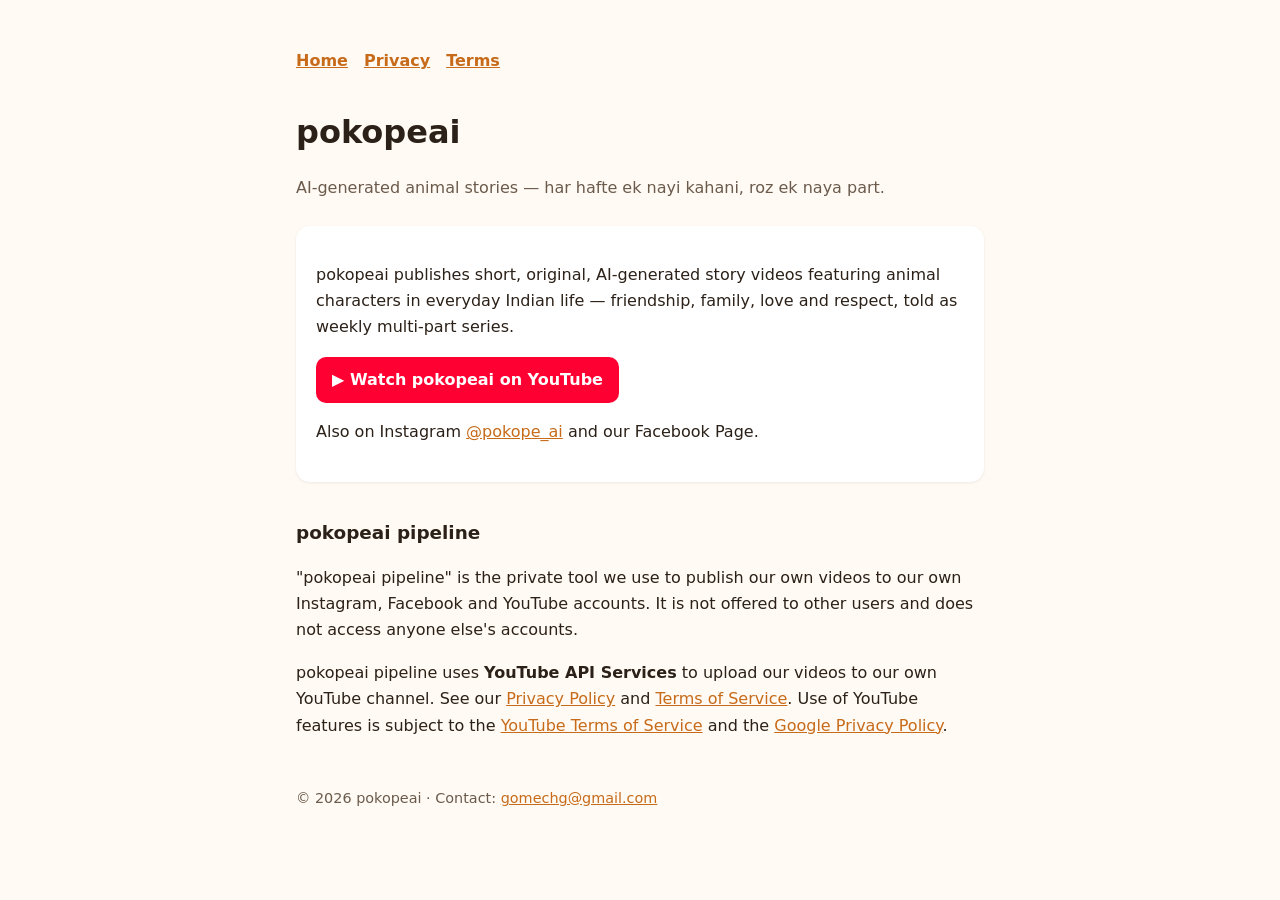
<file: index.html>
<!doctype html><html lang="en"><head><meta charset="utf-8"><meta name="viewport" content="width=device-width,initial-scale=1"><title>pokopeai</title><link rel="stylesheet" href="style.css"></head><body><main><nav><a href="./">Home</a><a href="privacy.html">Privacy</a><a href="terms.html">Terms</a></nav>
<h1>pokopeai</h1>
<p class="muted">AI-generated animal stories — har hafte ek nayi kahani, roz ek naya part.</p>
<div class="card">
<p>pokopeai publishes short, original, AI-generated story videos featuring animal characters in everyday Indian life — friendship, family, love and respect, told as weekly multi-part series.</p>
<p><a class="yt" href="https://www.youtube.com/channel/UCQjbQH5OMz_4bbih0DgipkQ">▶ Watch pokopeai on YouTube</a></p>
<p>Also on Instagram <a href="https://www.instagram.com/pokope_ai/">@pokope_ai</a> and our Facebook Page.</p>
</div>
<h2>pokopeai pipeline</h2>
<p>"pokopeai pipeline" is the private tool we use to publish our own videos to our own Instagram, Facebook and YouTube accounts. It is not offered to other users and does not access anyone else's accounts.</p>
<p>pokopeai pipeline uses <strong>YouTube API Services</strong> to upload our videos to our own YouTube channel. See our <a href="privacy.html">Privacy Policy</a> and <a href="terms.html">Terms of Service</a>. Use of YouTube features is subject to the <a href="https://www.youtube.com/t/terms">YouTube Terms of Service</a> and the <a href="https://policies.google.com/privacy">Google Privacy Policy</a>.</p>
<footer>© 2026 pokopeai · Contact: <a href="mailto:gomechg@gmail.com">gomechg@gmail.com</a></footer>
</main></body></html>
</file>
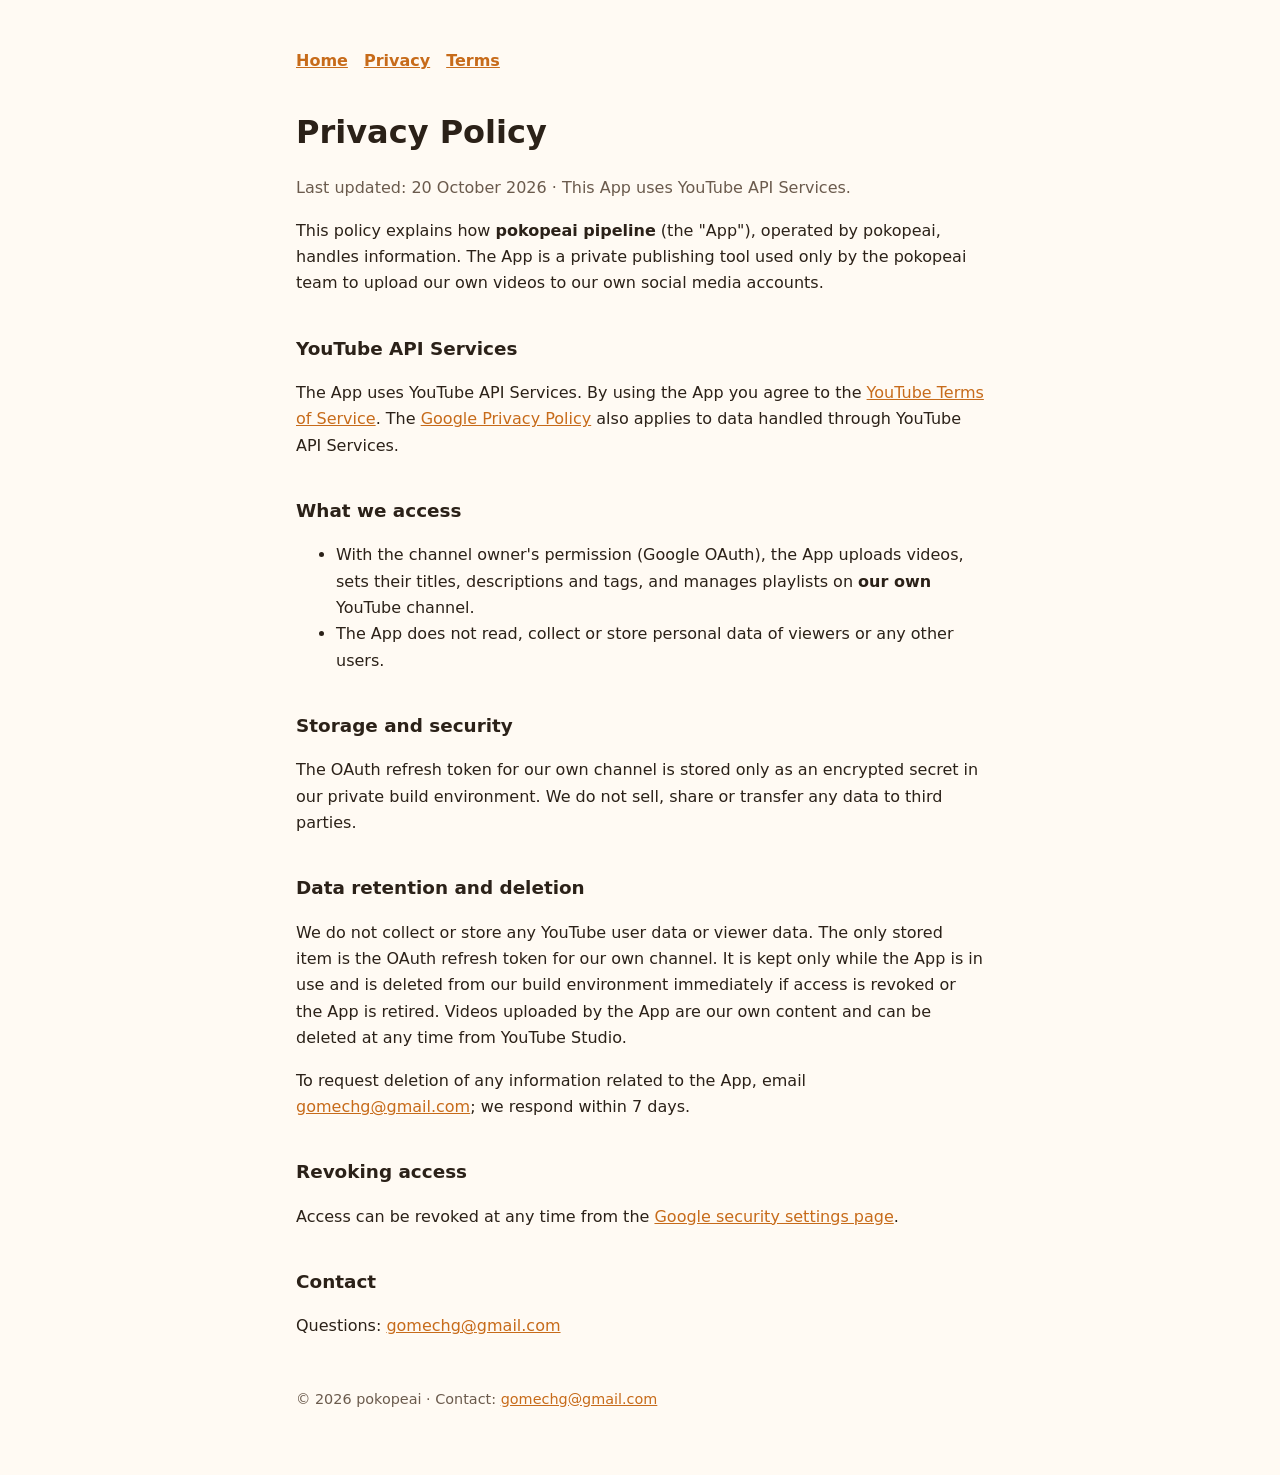
<file: privacy.html>
<!doctype html><html lang="en"><head><meta charset="utf-8"><meta name="viewport" content="width=device-width,initial-scale=1"><title>Privacy Policy — pokopeai</title><link rel="stylesheet" href="style.css"></head><body><main><nav><a href="./">Home</a><a href="privacy.html">Privacy</a><a href="terms.html">Terms</a></nav>
<h1>Privacy Policy</h1>
<p class="muted">Last updated: 20 October 2026 · This App uses YouTube API Services.</p>
<p>This policy explains how <strong>pokopeai pipeline</strong> (the "App"), operated by pokopeai, handles information. The App is a private publishing tool used only by the pokopeai team to upload our own videos to our own social media accounts.</p>
<h2>YouTube API Services</h2>
<p>The App uses YouTube API Services. By using the App you agree to the <a href="https://www.youtube.com/t/terms">YouTube Terms of Service</a>. The <a href="https://policies.google.com/privacy">Google Privacy Policy</a> also applies to data handled through YouTube API Services.</p>
<h2>What we access</h2>
<ul>
<li>With the channel owner's permission (Google OAuth), the App uploads videos, sets their titles, descriptions and tags, and manages playlists on <strong>our own</strong> YouTube channel.</li>
<li>The App does not read, collect or store personal data of viewers or any other users.</li>
</ul>
<h2>Storage and security</h2>
<p>The OAuth refresh token for our own channel is stored only as an encrypted secret in our private build environment. We do not sell, share or transfer any data to third parties.</p>
<h2>Data retention and deletion</h2>
<p>We do not collect or store any YouTube user data or viewer data. The only stored item is the OAuth refresh token for our own channel. It is kept only while the App is in use and is deleted from our build environment immediately if access is revoked or the App is retired. Videos uploaded by the App are our own content and can be deleted at any time from YouTube Studio.</p>
<p>To request deletion of any information related to the App, email <a href="mailto:gomechg@gmail.com">gomechg@gmail.com</a>; we respond within 7 days.</p>
<h2>Revoking access</h2>
<p>Access can be revoked at any time from the <a href="https://myaccount.google.com/permissions">Google security settings page</a>.</p>
<h2>Contact</h2>
<p>Questions: <a href="mailto:gomechg@gmail.com">gomechg@gmail.com</a></p>
<footer>© 2026 pokopeai · Contact: <a href="mailto:gomechg@gmail.com">gomechg@gmail.com</a></footer>
</main></body></html>
</file>
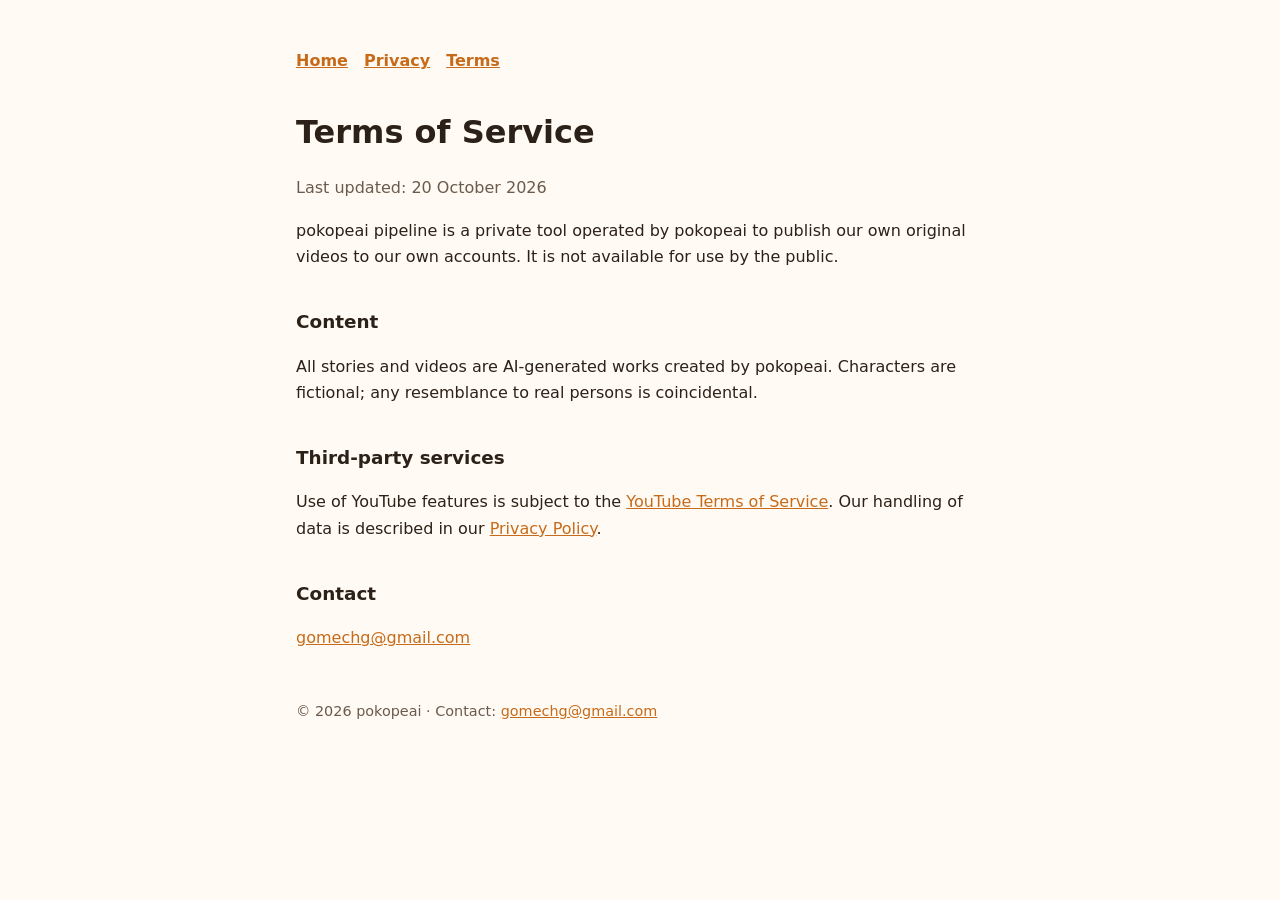
<file: terms.html>
<!doctype html><html lang="en"><head><meta charset="utf-8"><meta name="viewport" content="width=device-width,initial-scale=1"><title>Terms of Service — pokopeai</title><link rel="stylesheet" href="style.css"></head><body><main><nav><a href="./">Home</a><a href="privacy.html">Privacy</a><a href="terms.html">Terms</a></nav>
<h1>Terms of Service</h1>
<p class="muted">Last updated: 20 October 2026</p>
<p>pokopeai pipeline is a private tool operated by pokopeai to publish our own original videos to our own accounts. It is not available for use by the public.</p>
<h2>Content</h2>
<p>All stories and videos are AI-generated works created by pokopeai. Characters are fictional; any resemblance to real persons is coincidental.</p>
<h2>Third-party services</h2>
<p>Use of YouTube features is subject to the <a href="https://www.youtube.com/t/terms">YouTube Terms of Service</a>. Our handling of data is described in our <a href="privacy.html">Privacy Policy</a>.</p>
<h2>Contact</h2>
<p><a href="mailto:gomechg@gmail.com">gomechg@gmail.com</a></p>
<footer>© 2026 pokopeai · Contact: <a href="mailto:gomechg@gmail.com">gomechg@gmail.com</a></footer>
</main></body></html>
</file>
<file: style.css>
:root{--bg:#fffaf3;--fg:#2b2118;--muted:#6b5b4d;--accent:#c76b1a;--card:#ffffff}
@media (prefers-color-scheme:dark){:root{--bg:#17130f;--fg:#f3ebe1;--muted:#b5a594;--accent:#f0a04b;--card:#221c16}}
*{box-sizing:border-box}body{margin:0;background:var(--bg);color:var(--fg);font:16px/1.65 system-ui,-apple-system,"Segoe UI",sans-serif}
main{max-width:720px;margin:0 auto;padding:48px 16px 64px}h1{font-size:2rem;margin:0 0 .25em}h2{font-size:1.15rem;margin:2em 0 .4em}
p,li{color:var(--fg)}.muted{color:var(--muted)}a{color:var(--accent)}nav{display:flex;gap:16px;margin-bottom:32px;font-weight:600}
.card{background:var(--card);border-radius:14px;padding:20px;margin:24px 0;box-shadow:0 1px 3px rgba(0,0,0,.08)}
footer{margin-top:48px;font-size:.9rem;color:var(--muted)}
.yt{display:inline-block;background:#ff0033;color:#fff!important;padding:10px 16px;border-radius:10px;text-decoration:none;font-weight:700}
</file>
